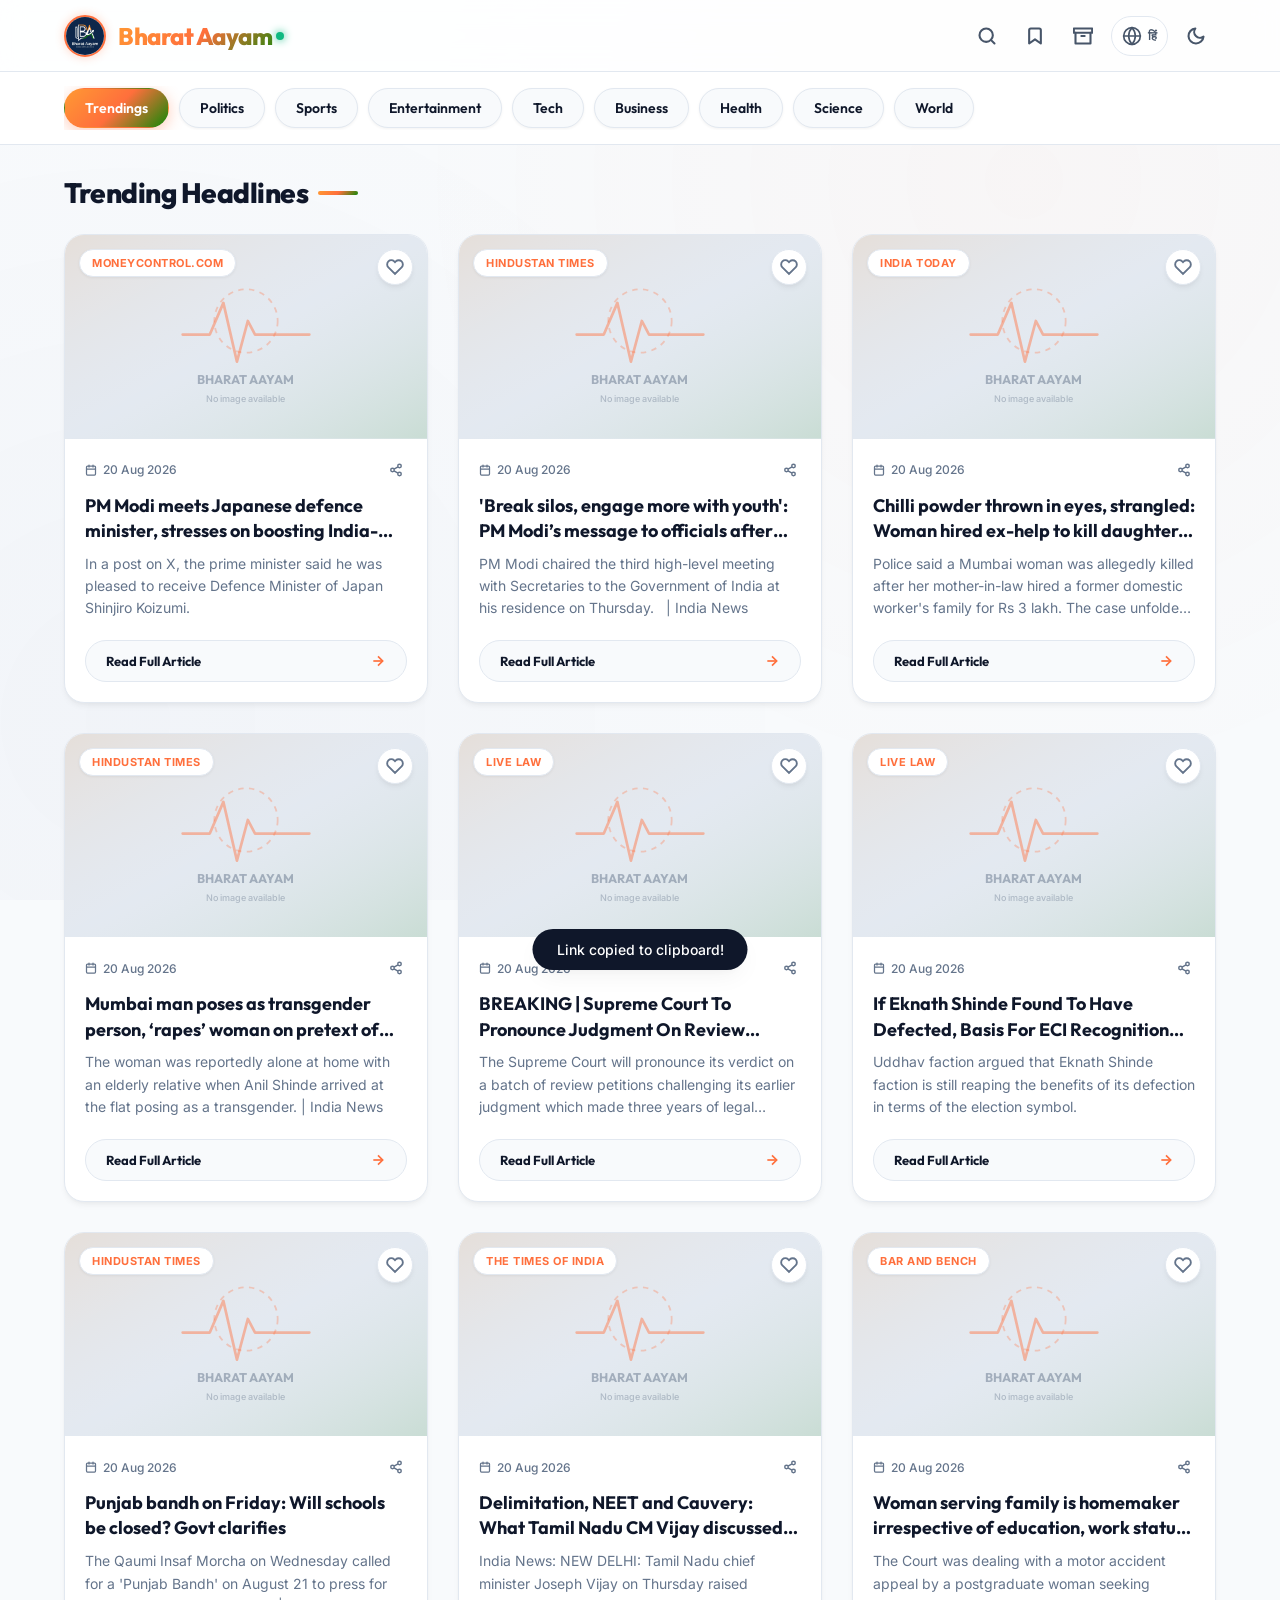
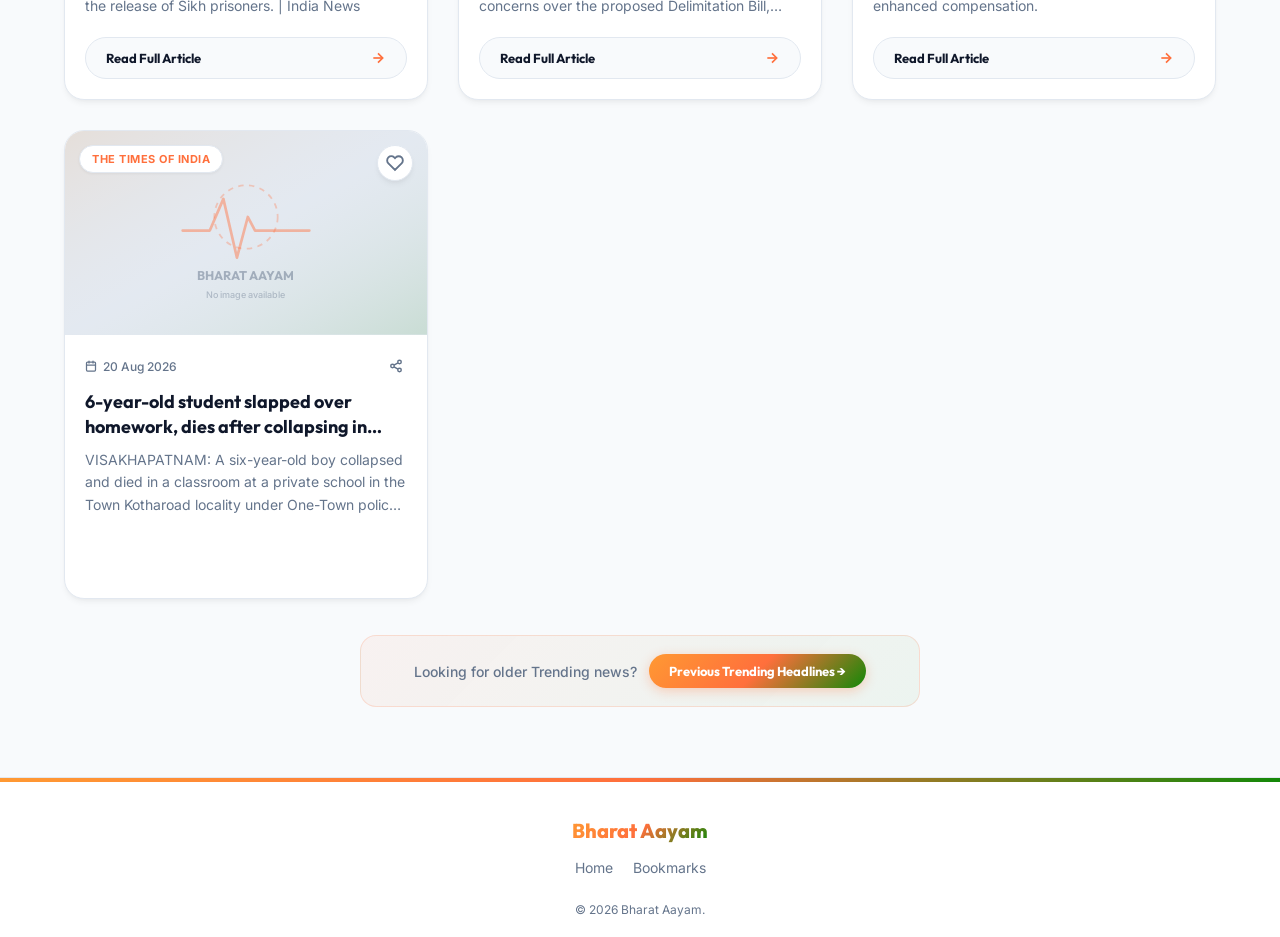
<file: index.html>
<!DOCTYPE html>
<html lang="en">
<head>
  <meta charset="UTF-8">
  <meta name="viewport" content="width=device-width, initial-scale=1.0">
  <title>Bharat Aayam - Real-time News Portal</title>
  
  <!-- SEO & Social Meta Tags -->
  <meta name="description" content="Get real-time, curated Indian news from Bharat Aayam. Stay updated on national politics, sports, entertainment, tech, business, and global events.">
  <meta name="keywords" content="Bharat Aayam, Indian news, politics, sports, entertainment, tech, business news, live updates, GNews">
  <meta name="author" content="Bharat Aayam">
  <meta name="robots" content="index, follow">
  
  <!-- Open Graph / Facebook -->
  <meta property="og:type" content="website">
  <meta property="og:title" content="Bharat Aayam - Real-time News Portal">
  <meta property="og:description" content="Stay informed with real-time news across politics, sports, entertainment, technology, and business.">
  <meta property="og:image" content="./logo.png">
  
  <!-- Twitter -->
  <meta property="twitter:card" content="summary_large_image">
  <meta property="twitter:title" content="Bharat Aayam - Real-time News Portal">
  <meta property="twitter:description" content="Stay informed with real-time news across politics, sports, entertainment, technology, and business.">
  <meta property="twitter:image" content="./logo.png">
  
  <!-- Fonts -->
  <link rel="preconnect" href="https://fonts.googleapis.com">
  <link rel="preconnect" href="https://fonts.gstatic.com" crossorigin>
  <link href="https://fonts.googleapis.com/css2?family=Inter:wght@300;400;500;600;700&family=Outfit:wght@400;500;600;700;800&display=swap" rel="stylesheet">

  <!-- External Stylesheet -->
  <link rel="stylesheet" href="style.css">

</head>
<body>

  <!-- Header Section -->
  <header id="main-header">
    <div class="container header-content">
      <a href="#" class="logo-link" onclick="resetToHome(event)">
        <div class="logo-wrapper">
          <img src="./logo.png" alt="Bharat Aayam Logo" class="logo-img" id="brand-logo-img" onerror="handleLogoError()">
          <div class="logo-fallback" id="brand-logo-fallback">BA</div>
        </div>
        <h1 class="brand-title">Bharat Aayam<span class="pulse-dot"></span></h1>
      </a>
      
      <div class="nav-controls">
        <!-- Search Toggle -->
        <button class="control-btn" id="search-toggle-btn" aria-label="Toggle Search">
          <svg viewBox="0 0 24 24" width="20" height="20" fill="none" stroke="currentColor" stroke-width="2.5" stroke-linecap="round" stroke-linejoin="round">
            <circle cx="11" cy="11" r="8"></circle>
            <line x1="21" y1="21" x2="16.65" y2="16.65"></line>
          </svg>
        </button>

        <!-- Bookmarks Toggle -->
        <button class="control-btn" id="bookmark-toggle-btn" aria-label="Show Bookmarked Articles">
          <svg viewBox="0 0 24 24" width="20" height="20" fill="none" stroke="currentColor" stroke-width="2.5" stroke-linecap="round" stroke-linejoin="round">
            <path d="M19 21l-7-5-7 5V5a2 2 0 0 1 2-2h10a2 2 0 0 1 2 2z"></path>
          </svg>
        </button>

        <!-- Archive Toggle -->
        <button class="control-btn" id="archive-nav-btn" onclick="openArchive()" aria-label="Open Archive" title="Open Archive">
          <svg viewBox="0 0 24 24" width="20" height="20" fill="none" stroke="currentColor" stroke-width="2.5" stroke-linecap="round" stroke-linejoin="round">
            <polyline points="21 8 21 21 3 21 3 8"></polyline>
            <rect x="1" y="3" width="22" height="5"></rect>
            <line x1="10" y1="12" x2="14" y2="12"></line>
          </svg>
        </button>

        <!-- Language Translator Switcher Toggle -->
        <button class="control-btn lang-btn" id="lang-toggle-btn" aria-label="Toggle Language" title="Translate to Hindi">
          <svg viewBox="0 0 24 24" width="20" height="20" fill="none" stroke="currentColor" stroke-width="2" stroke-linecap="round" stroke-linejoin="round">
            <circle cx="12" cy="12" r="10"></circle>
            <line x1="2" y1="12" x2="22" y2="12"></line>
            <path d="M12 2a15.3 15.3 0 0 1 4 10 15.3 15.3 0 0 1-4 10 15.3 15.3 0 0 1-4-10 15.3 15.3 0 0 1 4-10z"></path>
          </svg>
          <span id="lang-toggle-text">हिं</span>
        </button>

        <!-- Dark/Light Theme Toggle -->
        <button class="control-btn theme-toggle" id="theme-toggle-btn" aria-label="Toggle Theme">
          <!-- Light Mode Icon (Sun) -->
          <svg class="sun-icon" viewBox="0 0 24 24" width="20" height="20" fill="none" stroke="currentColor" stroke-width="2.5" stroke-linecap="round" stroke-linejoin="round" style="display: none;">
            <circle cx="12" cy="12" r="5"></circle>
            <line x1="12" y1="1" x2="12" y2="3"></line>
            <line x1="12" y1="21" x2="12" y2="23"></line>
            <line x1="4.22" y1="4.22" x2="5.64" y2="5.64"></line>
            <line x1="18.36" y1="18.36" x2="19.78" y2="19.78"></line>
            <line x1="1" y1="12" x2="3" y2="12"></line>
            <line x1="21" y1="12" x2="23" y2="12"></line>
            <line x1="4.22" y1="19.78" x2="5.64" y2="18.36"></line>
            <line x1="18.36" y1="5.64" x2="19.78" y2="4.22"></line>
          </svg>
          <!-- Dark Mode Icon (Moon) -->
          <svg class="moon-icon" viewBox="0 0 24 24" width="20" height="20" fill="none" stroke="currentColor" stroke-width="2.5" stroke-linecap="round" stroke-linejoin="round">
            <path d="M21 12.79A9 9 0 1 1 11.21 3 7 7 0 0 0 21 12.79z"></path>
          </svg>
        </button>
      </div>
    </div>
  </header>

  <!-- Expandable Search Bar Drawer -->
  <div class="search-drawer" id="search-drawer">
    <div class="container search-container">
      <div class="search-input-wrapper">
        <svg viewBox="0 0 24 24" width="18" height="18" fill="none" stroke="currentColor" stroke-width="2" stroke-linecap="round" stroke-linejoin="round">
          <circle cx="11" cy="11" r="8"></circle>
          <line x1="21" y1="21" x2="16.65" y2="16.65"></line>
        </svg>
        <input type="text" class="search-input" id="search-field" placeholder="Search news by title or content...">
        <button class="clear-search-btn" id="clear-search-btn" aria-label="Clear Search">
          <svg viewBox="0 0 24 24" width="18" height="18" fill="none" stroke="currentColor" stroke-width="2.5" stroke-linecap="round" stroke-linejoin="round">
            <line x1="18" y1="6" x2="6" y2="18"></line>
            <line x1="6" y1="6" x2="18" y2="18"></line>
          </svg>
        </button>
      </div>
    </div>
  </div>

  <!-- Horizontal Scrollable Category Bar -->
  <section class="category-section">
    <div class="container category-bar-wrapper" id="category-bar-wrapper">
      <div class="category-bar" id="category-bar">
        <button class="category-btn active" data-category="national">
          Trendings
        </button>
        <button class="category-btn" data-category="politics">
          Politics
        </button>
        <button class="category-btn" data-category="sports">
          Sports
        </button>
        <button class="category-btn" data-category="entertainment">
          Entertainment
        </button>
        <button class="category-btn" data-category="tech">
          Tech
        </button>
        <button class="category-btn" data-category="business">
          Business
        </button>
        <button class="category-btn" data-category="health">
          Health
        </button>
        <button class="category-btn" data-category="science">
          Science
        </button>
        <button class="category-btn" data-category="world">
          World
        </button>
      </div>
    </div>
  </section>

  <!-- Offline Connection Banner -->
  <div class="offline-banner" id="offline-banner">
    <svg viewBox="0 0 24 24" width="18" height="18" fill="none" stroke="currentColor" stroke-width="2.5" stroke-linecap="round" stroke-linejoin="round">
      <line x1="1" y1="1" x2="23" y2="23"></line>
      <path d="M16.72 11.06A10.94 10.94 0 0 1 19 12.5"></path>
      <path d="M5 12.5a10.94 10.94 0 0 1 5.83-2.84"></path>
      <path d="M7.07 14.57a7.43 7.43 0 0 1 1.95-1.57"></path>
      <path d="M16.24 16.24a7.4 7.4 0 0 1-5.12 1.35"></path>
      <path d="M10.25 18.5a3.63 3.63 0 0 1 3.5 0"></path>
    </svg>
    <span>Internet disconnected. Showing cached news.</span>
    <button onclick="checkConnectionRetry()">Retry</button>
  </div>

  <!-- Main News Content -->
  <main>
    <div class="container">
      <!-- Section Title & Counter -->
      <div class="section-header">
        <h2 class="section-title" id="section-title">Trending Headlines</h2>
        <span class="article-count" id="article-count" style="display: none;">0 Articles</span>
      </div>

      <!-- News Cards Display Grid -->
      <div class="news-grid" id="news-grid">
        <!-- Rendered articles or Skeletons go here dynamically -->
      </div>

      <!-- Load More Button Container -->
      <div class="load-more-container" id="load-more-container" style="display: flex; justify-content: center; margin-top: 40px; margin-bottom: 40px; width: 100%;">
        <button id="load-more-btn" style="padding: 14px 40px; background: var(--gradient-brand); color: #fff; border: none; border-radius: 30px; font-size: 15px; font-weight: 700; font-family: var(--font-body); cursor: pointer; box-shadow: 0 4px 15px rgba(255,111,60,0.35); transition: transform 0.2s, box-shadow 0.2s; letter-spacing: 0.5px;"
          onmouseover="this.style.transform='translateY(-2px)';this.style.boxShadow='0 8px 25px rgba(255,111,60,0.45)'"
          onmouseout="this.style.transform='translateY(0)';this.style.boxShadow='0 4px 15px rgba(255,111,60,0.35)'">
          🔄 Load More Articles
        </button>
      </div>

      <!-- Previous Headlines / Archive Link Banner -->
      <div class="archive-link-banner" id="archive-link-banner">
        <p>Looking for older news?</p>
        <button class="archive-open-btn" onclick="openArchive()" id="archive-open-btn">
          View Previous Headlines &rarr;
        </button>
      </div>

    </div>
  </main>

  <!-- Floating Scroll To Top Button -->
  <button id="scroll-to-top" class="scroll-to-top-btn" aria-label="Scroll to Top">
    <svg class="progress-ring" width="52" height="52">
      <!-- Outer/background track -->
      <circle class="progress-ring__circle-bg" stroke="var(--border-color)" stroke-width="3" fill="transparent" r="22" cx="26" cy="26"></circle>
      <!-- Foreground indicator -->
      <circle class="progress-ring__circle" stroke="var(--primary)" stroke-width="3" fill="transparent" r="22" cx="26" cy="26" id="progress-indicator"></circle>
    </svg>
    <span class="arrow-icon">↑</span>
  </button>

  <!-- Archive Full-Page Overlay -->
  <div class="archive-overlay" id="archive-overlay">
    <!-- Archive Header -->
    <div class="archive-header">
      <div class="archive-header-left" style="display: flex; align-items: center; gap: 12px;">
        <button id="archive-back-btn" class="archive-back-btn" onclick="showArchiveSidebarOnMobile()" aria-label="Back to Dates">
          ← Dates
        </button>
        <div>
          <h2>News Archive</h2>
          <p id="archive-header-subtitle">Browse all previously collected headlines</p>
        </div>
      </div>
      <button class="archive-close-btn" onclick="closeArchive()" aria-label="Close Archive">&times;</button>
    </div>

    <!-- Archive Search Bar -->
    <div class="archive-search-bar">
      <div class="archive-search-wrapper">
        <svg viewBox="0 0 24 24" width="16" height="16" fill="none" stroke="currentColor" stroke-width="2.5" stroke-linecap="round" stroke-linejoin="round">
          <circle cx="11" cy="11" r="8"/>
          <line x1="21" y1="21" x2="16.65" y2="16.65"/>
        </svg>
        <input type="text" class="archive-search-input" id="archive-search-input"
          placeholder="Search all headlines by title, source, or category..."
          oninput="onArchiveSearch(this.value)">
      </div>
    </div>

    <!-- Archive Body -->
    <div class="archive-body">
      <!-- Left Sidebar: date navigator -->
      <div class="archive-sidebar" id="archive-sidebar">
        <!-- Populated by JS -->
      </div>

      <!-- Right Panel: articles for selected date -->
      <div class="archive-articles-panel" id="archive-articles-panel">
        <div class="archive-empty">
          <svg viewBox="0 0 24 24" width="32" height="32" fill="none" stroke="var(--text-muted)" stroke-width="2" stroke-linecap="round" stroke-linejoin="round" style="margin-bottom: 8px;">
            <rect x="3" y="4" width="18" height="18" rx="2" ry="2"></rect>
            <line x1="16" y1="2" x2="16" y2="6"></line>
            <line x1="8" y1="2" x2="8" y2="6"></line>
            <line x1="3" y1="10" x2="21" y2="10"></line>
          </svg>
          <span>Select a date from the left to view headlines</span>
        </div>
      </div>
    </div>
  </div>

  <!-- Toast Notification Message Container -->
  <div class="toast-container" id="toast">
    <span id="toast-message">Link copied to clipboard!</span>
  </div>

  <!-- Footer Section -->
  <footer>
    <div class="container footer-content">
      <div class="footer-logo">Bharat Aayam</div>
      <p class="footer-links">
        <a href="#" onclick="resetToHome(event)" id="footer-link-home">Home</a>
        <a href="#" onclick="showBookmarksOnly()" id="footer-link-bookmarks">Bookmarks</a>
      </p>
      <div class="copyright">
        &copy; 2026 Bharat Aayam.
      </div>
    </div>
  </footer>

  <!-- Web Application Scripts -->
  <script src="script.js"></script>
</body>
</html>
</file>
<file: style.css>
/* CSS variables for clean design system */
:root {
  --primary: #FF6F3C;
  --primary-hover: #E05626;
  --primary-rgb: 255, 111, 60;
  
  --secondary: #1E3A8A;
  --secondary-rgb: 30, 58, 138;
  
  --accent: #10B981;
  --accent-rgb: 16, 185, 129;
  
  /* Colors */
  --bg-app: #F8FAFC;
  --bg-card: #FFFFFF;
  --bg-header: rgba(255, 255, 255, 0.85);
  --text-main: #0F172A;
  --text-muted: #64748B;
  --border-color: #E2E8F0;
  --icon-color: #475569;
  
  /* Shadow utilities */
  --shadow-sm: 0 1px 3px rgba(0, 0, 0, 0.05);
  --shadow-md: 0 4px 6px -1px rgba(0, 0, 0, 0.05), 0 2px 4px -1px rgba(0, 0, 0, 0.03);
  --shadow-lg: 0 10px 25px -5px rgba(0, 0, 0, 0.05), 0 8px 10px -6px rgba(0, 0, 0, 0.03);
  --shadow-card-hover: 0 20px 25px -5px rgba(255, 111, 60, 0.1), 0 10px 10px -5px rgba(0, 0, 0, 0.04);
  --shadow-sticky: 0 4px 20px rgba(0, 0, 0, 0.03);
  
  /* Styling settings */
  --card-radius: 20px;
  --font-heading: 'Outfit', sans-serif;
  --font-body: 'Inter', sans-serif;
  --transition-speed: 0.3s;
  --header-height: 72px;
  
  /* Gradients */
  --gradient-brand: linear-gradient(135deg, #FF9933 0%, #FF6F3C 50%, #138808 100%);
}

[data-theme="dark"] {
  --bg-app: #0B0F19;
  --bg-card: #131B2E;
  --bg-header: rgba(19, 27, 46, 0.85);
  --text-main: #F1F5F9;
  --text-muted: #94A3B8;
  --border-color: #1E293B;
  --icon-color: #94A3B8;
  
  --shadow-sm: 0 1px 3px rgba(0, 0, 0, 0.3);
  --shadow-md: 0 4px 6px -1px rgba(0, 0, 0, 0.25), 0 2px 4px -1px rgba(0, 0, 0, 0.15);
  --shadow-lg: 0 10px 25px -5px rgba(0, 0, 0, 0.35), 0 8px 10px -6px rgba(0, 0, 0, 0.2);
  --shadow-card-hover: 0 20px 25px -5px rgba(255, 111, 60, 0.15), 0 10px 10px -5px rgba(0, 0, 0, 0.25);
  --shadow-sticky: 0 4px 20px rgba(0, 0, 0, 0.2);
}

/* Reset & Base Styles */
* {
  box-sizing: border-box;
  margin: 0;
  padding: 0;
}

html {
  scroll-behavior: smooth;
  font-family: var(--font-body);
  background-color: var(--bg-app);
  color: var(--text-main);
  transition: background-color var(--transition-speed);
  overflow-x: hidden;
}

body {
  min-height: 100vh;
  display: flex;
  flex-direction: column;
}

a {
  text-decoration: none;
  color: inherit;
}

button {
  background: none;
  border: none;
  font: inherit;
  cursor: pointer;
}

/* Layout Containers */
.container {
  max-width: 1200px;
  margin: 0 auto;
  padding: 0 24px;
  width: 100%;
}

/* Header Styling */
header {
  position: sticky;
  top: 0;
  height: var(--header-height);
  background-color: var(--bg-header);
  backdrop-filter: blur(12px);
  -webkit-backdrop-filter: blur(12px);
  border-bottom: 1px solid var(--border-color);
  z-index: 1000;
  transition: background-color var(--transition-speed), border-color var(--transition-speed);
  display: flex;
  align-items: center;
}

header.scrolled {
  box-shadow: var(--shadow-sticky);
}

.header-content {
  display: flex;
  justify-content: space-between;
  align-items: center;
  width: 100%;
}

.logo-link {
  display: flex;
  align-items: center;
  gap: 12px;
}

.logo-wrapper {
  position: relative;
  width: 42px;
  height: 42px;
}

.logo-img {
  width: 100%;
  height: 100%;
  border-radius: 50%;
  object-fit: cover;
  border: 2px solid var(--primary);
  box-shadow: 0 0 10px rgba(var(--primary-rgb), 0.3);
  animation: pulse-ring 2s infinite ease-in-out;
}

.logo-fallback {
  display: none;
  width: 100%;
  height: 100%;
  border-radius: 50%;
  background: var(--gradient-brand);
  color: white;
  align-items: center;
  justify-content: center;
  font-weight: 800;
  font-family: var(--font-heading);
  font-size: 18px;
  box-shadow: 0 0 10px rgba(var(--primary-rgb), 0.3);
  animation: pulse-ring 2s infinite ease-in-out;
}

@keyframes pulse-ring {
  0% { box-shadow: 0 0 0 0 rgba(var(--primary-rgb), 0.4); }
  70% { box-shadow: 0 0 0 8px rgba(var(--primary-rgb), 0); }
  100% { box-shadow: 0 0 0 0 rgba(var(--primary-rgb), 0); }
}

.brand-title {
  font-family: var(--font-heading);
  font-size: 24px;
  font-weight: 800;
  background: var(--gradient-brand);
  -webkit-background-clip: text;
  -webkit-text-fill-color: transparent;
  background-clip: text;
  letter-spacing: -0.5px;
  display: flex;
  align-items: center;
  gap: 4px;
}

.brand-title span.pulse-dot {
  width: 8px;
  height: 8px;
  background-color: var(--accent);
  border-radius: 50%;
  display: inline-block;
  box-shadow: 0 0 8px var(--accent);
  animation: heart-beat 1.5s infinite;
}

@keyframes heart-beat {
  0%, 100% { transform: scale(1); opacity: 0.5; }
  50% { transform: scale(1.4); opacity: 1; }
}

.nav-controls {
  display: flex;
  align-items: center;
  gap: 8px;
}

.control-btn {
  width: 40px;
  height: 40px;
  border-radius: 50%;
  display: flex;
  align-items: center;
  justify-content: center;
  color: var(--icon-color);
  transition: all var(--transition-speed);
  border: 1px solid transparent;
}

.control-btn:hover {
  background-color: var(--border-color);
  color: var(--text-main);
  transform: translateY(-2px);
}

.control-btn.active {
  background-color: rgba(var(--primary-rgb), 0.1);
  color: var(--primary);
  border-color: rgba(var(--primary-rgb), 0.2);
}

/* Dark Mode Toggle Sun/Moon Icon Animation */
.theme-toggle svg {
  transition: transform 0.5s cubic-bezier(0.4, 0, 0.2, 1);
}

.theme-toggle:hover svg {
  transform: rotate(45deg);
}

/* Search Bar Drawer */
.search-drawer {
  height: 0;
  overflow: hidden;
  background-color: var(--bg-card);
  border-bottom: 0 solid var(--border-color);
  transition: all 0.3s cubic-bezier(0.4, 0, 0.2, 1);
}

.search-drawer.open {
  height: 70px;
  border-bottom: 1px solid var(--border-color);
}

.search-container {
  display: flex;
  align-items: center;
  height: 100%;
  gap: 12px;
}

.search-input-wrapper {
  position: relative;
  flex-grow: 1;
  display: flex;
  align-items: center;
}

.search-input-wrapper svg {
  position: absolute;
  left: 16px;
  color: var(--text-muted);
}

.search-input {
  width: 100%;
  padding: 12px 16px 12px 48px;
  border-radius: 30px;
  border: 1px solid var(--border-color);
  background-color: var(--bg-app);
  color: var(--text-main);
  font-family: var(--font-body);
  font-size: 15px;
  transition: all var(--transition-speed);
  outline: none;
}

.search-input:focus {
  border-color: var(--primary);
  box-shadow: 0 0 0 3px rgba(var(--primary-rgb), 0.15);
  background-color: var(--bg-card);
}

.clear-search-btn {
  position: absolute;
  right: 16px;
  color: var(--text-muted);
  background: transparent;
  border: none;
  padding: 4px;
  cursor: pointer;
  display: none;
  align-items: center;
  justify-content: center;
  transition: color var(--transition-speed);
}

.clear-search-btn.show {
  display: flex;
}

.clear-search-btn:hover {
  color: var(--text-main);
}

/* Category Navigation Menu */
.category-section {
  background-color: var(--bg-card);
  border-bottom: 1px solid var(--border-color);
  padding: 14px 0;
  position: sticky;
  top: var(--header-height);
  z-index: 990;
  transition: background-color var(--transition-speed), border-color var(--transition-speed);
}

.category-bar-wrapper {
  position: relative;
  display: flex;
  align-items: center;
}

/* Smooth fading mask on edges for overflow */
.category-bar-wrapper::before,
.category-bar-wrapper::after {
  content: '';
  position: absolute;
  top: 0;
  bottom: 0;
  width: 40px;
  z-index: 2;
  pointer-events: none;
  transition: opacity 0.3s;
  opacity: 0;
}

.category-bar-wrapper::before {
  left: -2px;
  background: linear-gradient(to right, var(--bg-card) 20%, transparent);
}

.category-bar-wrapper::after {
  right: -2px;
  background: linear-gradient(to left, var(--bg-card) 20%, transparent);
}

.category-bar-wrapper.can-scroll-left::before {
  opacity: 1;
}

.category-bar-wrapper.can-scroll-right::after {
  opacity: 1;
}

.category-bar {
  display: flex;
  gap: 10px;
  overflow-x: auto;
  width: 100%;
  scrollbar-width: none; /* Firefox */
  -ms-overflow-style: none; /* IE 10+ */
  padding: 2px 0;
}

.category-bar::-webkit-scrollbar {
  display: none; /* Safari / Chrome */
}

.category-btn {
  padding: 10px 20px;
  border-radius: 30px;
  border: 1px solid var(--border-color);
  background: var(--bg-app);
  color: var(--text-main);
  font-family: var(--font-heading);
  font-size: 14px;
  font-weight: 600;
  cursor: pointer;
  transition: all var(--transition-speed) cubic-bezier(0.4, 0, 0.2, 1);
  white-space: nowrap;
  display: flex;
  align-items: center;
  gap: 8px;
  box-shadow: var(--shadow-sm);
}

.category-btn:hover {
  transform: translateY(-2px);
  box-shadow: var(--shadow-md);
  border-color: var(--primary);
  background-color: var(--bg-card);
}

.category-btn.active {
  background: var(--gradient-brand);
  color: #ffffff;
  border-color: transparent;
  box-shadow: 0 4px 15px rgba(var(--primary-rgb), 0.35);
}

/* Offline/Disconnected Warning Banner */
.offline-banner {
  background-color: #EF4444;
  color: white;
  text-align: center;
  padding: 10px 24px;
  font-size: 14px;
  font-weight: 500;
  display: flex;
  align-items: center;
  justify-content: center;
  gap: 10px;
  box-shadow: var(--shadow-md);
  position: sticky;
  top: calc(var(--header-height) + 70px);
  z-index: 980;
  transform: translateY(-100%);
  transition: transform 0.3s cubic-bezier(0.4, 0, 0.2, 1);
  height: 0;
  padding: 0;
  overflow: hidden;
}

.offline-banner.active {
  transform: translateY(0);
  height: auto;
  padding: 10px 24px;
}

.offline-banner button {
  background-color: rgba(255, 255, 255, 0.2);
  padding: 4px 12px;
  border-radius: 12px;
  color: white;
  font-size: 12px;
  font-weight: 600;
  border: 1px solid rgba(255, 255, 255, 0.4);
  transition: background var(--transition-speed);
}

.offline-banner button:hover {
  background-color: rgba(255, 255, 255, 0.3);
}

/* Main Container & Section Titles */
main {
  flex-grow: 1;
  padding: 30px 0 60px 0;
}

.section-header {
  display: flex;
  justify-content: space-between;
  align-items: center;
  margin-bottom: 24px;
}

.section-title {
  font-family: var(--font-heading);
  font-size: 28px;
  font-weight: 800;
  letter-spacing: -0.5px;
  display: flex;
  align-items: center;
  gap: 10px;
}

.section-title::after {
  content: '';
  display: inline-block;
  width: 40px;
  height: 4px;
  background: var(--gradient-brand);
  border-radius: 2px;
}

.article-count {
  font-size: 14px;
  color: var(--text-muted);
  font-weight: 500;
  background-color: var(--border-color);
  padding: 4px 12px;
  border-radius: 20px;
  transition: background var(--transition-speed);
}

/* News Grid & Card Styles */
.news-grid {
  display: grid;
  grid-template-columns: repeat(auto-fill, minmax(320px, 1fr));
  gap: 30px;
}

.news-card {
  background-color: var(--bg-card);
  border-radius: var(--card-radius);
  overflow: hidden;
  box-shadow: var(--shadow-md);
  border: 1px solid var(--border-color);
  transition: all var(--transition-speed) cubic-bezier(0.175, 0.885, 0.32, 1.275);
  display: flex;
  flex-direction: column;
  height: 100%;
  opacity: 0;
  transform: translateY(20px);
  animation: fade-in-up 0.5s cubic-bezier(0.4, 0, 0.2, 1) forwards;
}

@keyframes fade-in-up {
  to {
    opacity: 1;
    transform: translateY(0);
  }
}

.news-card:hover {
  transform: translateY(-8px);
  box-shadow: var(--shadow-card-hover);
  border-color: rgba(var(--primary-rgb), 0.25);
}

.card-image-wrapper {
  position: relative;
  width: 100%;
  aspect-ratio: 16/9;
  background-color: var(--border-color);
  overflow: hidden;
}

.card-image-wrapper::before {
  content: '';
  position: absolute;
  top: 0;
  left: 0;
  width: 100%;
  height: 100%;
  background: linear-gradient(90deg, transparent, rgba(255, 255, 255, 0.2), transparent);
  transform: translateX(-100%);
  animation: image-skeleton-shimmer 1.5s infinite;
  z-index: 1;
}

@keyframes image-skeleton-shimmer {
  100% { transform: translateX(100%); }
}

.news-img {
  width: 100%;
  height: 100%;
  object-fit: cover;
  opacity: 0;
  filter: blur(10px);
  transition: opacity 0.5s ease-out, filter 0.5s ease-out, transform 0.5s ease-out;
  z-index: 2;
  position: relative;
}

.news-img.loaded {
  opacity: 1;
  filter: blur(0);
}

.news-card:hover .news-img.loaded {
  transform: scale(1.06);
}

.news-img-fallback {
  position: absolute;
  top: 0;
  left: 0;
  width: 100%;
  height: 100%;
  display: flex;
  align-items: center;
  justify-content: center;
  z-index: 1;
}

.card-badge {
  position: absolute;
  top: 14px;
  left: 14px;
  background: var(--bg-card);
  color: var(--primary);
  padding: 6px 12px;
  border-radius: 30px;
  font-size: 11px;
  font-weight: 700;
  text-transform: uppercase;
  letter-spacing: 0.5px;
  box-shadow: var(--shadow-sm);
  z-index: 3;
  border: 1px solid var(--border-color);
  transition: background-color var(--transition-speed), color var(--transition-speed);
}

.bookmark-btn {
  position: absolute;
  top: 14px;
  right: 14px;
  width: 36px;
  height: 36px;
  border-radius: 50%;
  background: var(--bg-card);
  color: var(--text-muted);
  display: flex;
  align-items: center;
  justify-content: center;
  box-shadow: var(--shadow-md);
  z-index: 3;
  transition: all var(--transition-speed);
  border: 1px solid var(--border-color);
}

.bookmark-btn:hover {
  transform: scale(1.1);
  color: var(--primary);
  box-shadow: var(--shadow-lg);
}

.bookmark-btn.active {
  color: var(--primary);
  border-color: rgba(var(--primary-rgb), 0.2);
}

.bookmark-btn svg path {
  transition: fill var(--transition-speed), stroke var(--transition-speed);
}

.bookmark-btn.active svg path {
  fill: var(--primary);
  stroke: var(--primary);
}

.card-content {
  padding: 20px;
  display: flex;
  flex-direction: column;
  flex-grow: 1;
}

.card-meta {
  display: flex;
  justify-content: space-between;
  align-items: center;
  margin-bottom: 12px;
  font-size: 12px;
  color: var(--text-muted);
  font-weight: 500;
}

.card-date {
  display: flex;
  align-items: center;
  gap: 6px;
}

.share-btn {
  color: var(--text-muted);
  transition: color var(--transition-speed), transform var(--transition-speed);
  display: flex;
  align-items: center;
  justify-content: center;
  padding: 4px;
  border-radius: 4px;
}

.share-btn:hover {
  color: var(--primary);
  transform: scale(1.15);
}

.card-title {
  font-family: var(--font-heading);
  font-size: 18px;
  font-weight: 700;
  line-height: 1.4;
  margin-bottom: 10px;
  color: var(--text-main);
  display: -webkit-box;
  -webkit-line-clamp: 2;
  line-clamp: 2;
  -webkit-box-orient: vertical;
  overflow: hidden;
  height: 50px; /* limits to 2 lines visual height roughly */
  transition: color var(--transition-speed);
}

.news-card:hover .card-title {
  color: var(--primary);
}

.card-desc {
  font-size: 14px;
  line-height: 1.6;
  color: var(--text-muted);
  margin-bottom: 20px;
  display: -webkit-box;
  -webkit-line-clamp: 3;
  line-clamp: 3;
  -webkit-box-orient: vertical;
  overflow: hidden;
  flex-grow: 1;
}

.read-more-btn {
  display: flex;
  align-items: center;
  justify-content: space-between;
  padding: 12px 20px;
  border-radius: 30px;
  background-color: var(--bg-app);
  border: 1px solid var(--border-color);
  color: var(--text-main);
  font-family: var(--font-heading);
  font-size: 13px;
  font-weight: 700;
  transition: all var(--transition-speed) cubic-bezier(0.4, 0, 0.2, 1);
}

.read-more-btn svg {
  transition: transform var(--transition-speed);
  color: var(--primary);
}

.read-more-btn:hover {
  background: var(--gradient-brand);
  color: white;
  border-color: transparent;
  box-shadow: 0 4px 12px rgba(var(--primary-rgb), 0.25);
}

.read-more-btn:hover svg {
  transform: translateX(4px);
  color: white;
}

/* Skeleton Loading State Card */
.skeleton-card {
  background-color: var(--bg-card);
  border-radius: var(--card-radius);
  border: 1px solid var(--border-color);
  overflow: hidden;
  height: 420px;
  display: flex;
  flex-direction: column;
}

.skeleton-image {
  width: 100%;
  aspect-ratio: 16/9;
  background: linear-gradient(90deg, var(--border-color) 25%, var(--bg-app) 50%, var(--border-color) 75%);
  background-size: 200% 100%;
  animation: shimmer 1.5s infinite;
}

.skeleton-content {
  padding: 20px;
  flex-grow: 1;
  display: flex;
  flex-direction: column;
  gap: 16px;
}

.skeleton-line {
  height: 14px;
  background: linear-gradient(90deg, var(--border-color) 25%, var(--bg-app) 50%, var(--border-color) 75%);
  background-size: 200% 100%;
  animation: shimmer 1.5s infinite;
  border-radius: 4px;
}

.skeleton-title {
  height: 24px;
  width: 90%;
}

.skeleton-title-2 {
  height: 24px;
  width: 70%;
}

.skeleton-desc-1 { width: 100%; height: 12px; }
.skeleton-desc-2 { width: 95%; height: 12px; }
.skeleton-desc-3 { width: 60%; height: 12px; }

.skeleton-btn {
  height: 42px;
  border-radius: 30px;
  width: 100%;
  margin-top: auto;
}

@keyframes shimmer {
  0% { background-position: 200% 0; }
  100% { background-position: -200% 0; }
}

/* Empty / Fail Fallback State */
.fallback-state {
  text-align: center;
  padding: 60px 24px;
  display: flex;
  flex-direction: column;
  align-items: center;
  max-width: 480px;
  margin: 0 auto;
  animation: fade-in-up 0.5s cubic-bezier(0.4, 0, 0.2, 1);
}

.fallback-icon {
  width: 96px;
  height: 96px;
  border-radius: 50%;
  background-color: rgba(var(--primary-rgb), 0.1);
  color: var(--primary);
  display: flex;
  align-items: center;
  justify-content: center;
  margin-bottom: 24px;
  box-shadow: 0 10px 20px rgba(var(--primary-rgb), 0.05);
}

.fallback-state h3 {
  font-family: var(--font-heading);
  font-size: 22px;
  font-weight: 700;
  margin-bottom: 12px;
}

.fallback-state p {
  color: var(--text-muted);
  font-size: 15px;
  line-height: 1.6;
  margin-bottom: 24px;
}

.retry-btn {
  background: var(--gradient-brand);
  color: white;
  padding: 12px 28px;
  border-radius: 30px;
  font-family: var(--font-heading);
  font-size: 14px;
  font-weight: 700;
  box-shadow: 0 4px 15px rgba(var(--primary-rgb), 0.3);
  transition: all var(--transition-speed);
}

.retry-btn:hover {
  transform: translateY(-2px);
  box-shadow: 0 6px 20px rgba(var(--primary-rgb), 0.4);
}

/* Floating Scroll To Top Button with Scroll Progress ring */
.scroll-to-top-btn {
  position: fixed;
  bottom: 30px;
  right: 30px;
  width: 52px;
  height: 52px;
  border-radius: 50%;
  background: var(--bg-card);
  border: none;
  box-shadow: var(--shadow-lg);
  cursor: pointer;
  display: flex;
  align-items: center;
  justify-content: center;
  opacity: 0;
  visibility: hidden;
  transform: translateY(20px) scale(0.8);
  transition: all 0.4s cubic-bezier(0.175, 0.885, 0.32, 1.275);
  z-index: 999;
}

.scroll-to-top-btn.visible {
  opacity: 1;
  visibility: visible;
  transform: translateY(0) scale(1);
}

.scroll-to-top-btn:hover {
  transform: translateY(-5px) scale(1.05);
  box-shadow: 0 15px 30px rgba(var(--primary-rgb), 0.25);
}

.progress-ring {
  position: absolute;
  top: 0;
  left: 0;
  transform: rotate(-90deg);
}

.progress-ring__circle-bg {
  transition: stroke var(--transition-speed);
}

.progress-ring__circle {
  stroke-dasharray: 138.2; /* 2 * PI * r = 2 * 3.14159 * 22 = 138.2 */
  stroke-dashoffset: 138.2;
  transition: stroke-dashoffset 0.1s, stroke var(--transition-speed);
  stroke-linecap: round;
}

.arrow-icon {
  font-size: 22px;
  color: var(--text-main);
  transition: transform var(--transition-speed), color var(--transition-speed);
  z-index: 2;
}

.scroll-to-top-btn:hover .arrow-icon {
  transform: translateY(-3px);
  color: var(--primary);
}

/* Toast Notifications */
.toast-container {
  position: fixed;
  bottom: 30px;
  left: 50%;
  transform: translateX(-50%) translateY(100px);
  background-color: var(--text-main);
  color: var(--bg-card);
  padding: 12px 24px;
  border-radius: 30px;
  font-size: 14px;
  font-weight: 500;
  box-shadow: var(--shadow-lg);
  z-index: 10000;
  transition: transform 0.35s cubic-bezier(0.175, 0.885, 0.32, 1.275);
  display: flex;
  align-items: center;
  gap: 8px;
}

.toast-container.show {
  transform: translateX(-50%) translateY(0);
}

/* Footer Styling */
footer {
  background-color: var(--bg-card);
  border-top: 1px solid var(--border-color);
  padding: 40px 0 20px 0;
  text-align: center;
  transition: background-color var(--transition-speed), border-color var(--transition-speed);
  position: relative;
}

footer::before {
  content: '';
  position: absolute;
  top: 0;
  left: 0;
  right: 0;
  height: 4px;
  background: var(--gradient-brand);
}

.footer-content {
  display: flex;
  flex-direction: column;
  align-items: center;
  gap: 16px;
}

.footer-logo {
  display: flex;
  align-items: center;
  gap: 8px;
  font-family: var(--font-heading);
  font-weight: 800;
  font-size: 20px;
  background: var(--gradient-brand);
  -webkit-background-clip: text;
  -webkit-text-fill-color: transparent;
  background-clip: text;
}

.footer-links {
  display: flex;
  gap: 20px;
  font-size: 14px;
  color: var(--text-muted);
}

.footer-links a:hover {
  color: var(--primary);
}

.copyright {
  font-size: 12px;
  color: var(--text-muted);
  margin-top: 10px;
}

/* Responsive adjustments */
@media (max-width: 768px) {
  .brand-title {
    font-size: 20px;
  }
  
  .logo-wrapper {
    width: 36px;
    height: 36px;
  }
  
  .section-title {
    font-size: 22px;
  }
  
  main {
    padding: 20px 0 40px 0;
  }
  
  .news-grid {
    grid-template-columns: 1fr;
    gap: 20px;
  }

  .scroll-to-top-btn {
    bottom: 20px;
    right: 20px;
    width: 44px;
    height: 44px;
  }
  .progress-ring {
    width: 44px;
    height: 44px;
  }
  .progress-ring__circle, .progress-ring__circle-bg {
    r: 18px;
    cx: 22;
    cy: 22;
    stroke-dasharray: 125.6; /* 2 * PI * 18 = 113.1? Wait, r=18, cx/cy=22. 2*PI*18=113 */
  }
  
  .category-section {
    padding: 10px 0;
  }
  
  .category-btn {
    padding: 8px 16px;
    font-size: 13px;
  }
}

/* Translation Button specific styles */
.control-btn.lang-btn {
  width: auto;
  padding: 0 10px;
  gap: 6px;
  border-radius: 20px;
  background-color: var(--bg-card);
  border: 1px solid var(--border-color);
  font-size: 12px;
  font-weight: 700;
  font-family: var(--font-heading);
  display: flex;
  align-items: center;
  transition: all var(--transition-speed) cubic-bezier(0.4, 0, 0.2, 1);
}

.control-btn.lang-btn:hover {
  border-color: var(--primary);
  color: var(--primary);
  transform: translateY(-2px);
  box-shadow: var(--shadow-sm);
}

.control-btn.lang-btn.active {
  background-color: rgba(var(--primary-rgb), 0.1);
  color: var(--primary);
  border-color: rgba(var(--primary-rgb), 0.2);
}

/* Modern scrollbar and card shadow polish */
.news-card {
  transition: transform 0.4s cubic-bezier(0.165, 0.84, 0.44, 1), 
              box-shadow 0.4s cubic-bezier(0.165, 0.84, 0.44, 1), 
              border-color 0.4s ease;
}

.news-card:hover {
  transform: translateY(-6px) scale(1.008);
  box-shadow: 0 20px 35px rgba(var(--primary-rgb), 0.08), 0 10px 20px rgba(0, 0, 0, 0.03);
}

/* Subtle body background decoration for premium UI feel */
body::before {
  content: '';
  position: fixed;
  top: 0;
  left: 0;
  width: 100vw;
  height: 100vh;
  background: radial-gradient(circle at 80% 20%, rgba(var(--primary-rgb), 0.03) 0%, transparent 50%),
              radial-gradient(circle at 10% 80%, rgba(30, 58, 138, 0.03) 0%, transparent 50%);
  pointer-events: none;
  z-index: -1;
}

/* ── Archive Link Banner ───────────────────────────────── */
.archive-link-banner {
  display: flex;
  align-items: center;
  justify-content: center;
  gap: 12px;
  margin: 36px auto 10px;
  padding: 18px 28px;
  background: linear-gradient(135deg, rgba(var(--primary-rgb),0.06) 0%, rgba(19,136,8,0.05) 100%);
  border: 1px solid rgba(var(--primary-rgb), 0.18);
  border-radius: 16px;
  max-width: 560px;
  width: 100%;
}

.archive-link-banner p {
  font-size: 14px;
  color: var(--text-muted);
  font-weight: 500;
  margin: 0;
}

.archive-open-btn {
  display: inline-flex;
  align-items: center;
  gap: 6px;
  padding: 9px 20px;
  background: var(--gradient-brand);
  color: #fff;
  border: none;
  border-radius: 30px;
  font-size: 13px;
  font-weight: 700;
  font-family: var(--font-heading);
  cursor: pointer;
  white-space: nowrap;
  transition: transform 0.2s, box-shadow 0.2s;
  box-shadow: 0 3px 12px rgba(var(--primary-rgb), 0.3);
}

.archive-open-btn:hover {
  transform: translateY(-2px);
  box-shadow: 0 6px 18px rgba(var(--primary-rgb), 0.4);
}

/* ── Archive Full-Page Overlay ─────────────────────────── */
.archive-overlay {
  position: fixed;
  inset: 0;
  z-index: 2000;
  background: var(--bg-app);
  display: flex;
  flex-direction: column;
  transform: translateX(100%);
  transition: transform 0.4s cubic-bezier(0.4, 0, 0.2, 1);
  overflow: hidden;
}

.archive-overlay.open {
  transform: translateX(0);
}

.archive-header {
  display: flex;
  align-items: center;
  justify-content: space-between;
  padding: 18px 28px;
  background: var(--bg-card);
  border-bottom: 1px solid var(--border-color);
  flex-shrink: 0;
}

.archive-header-left {
  display: flex;
  flex-direction: column;
  gap: 2px;
}

.archive-header-left h2 {
  font-family: var(--font-heading);
  font-size: 20px;
  font-weight: 800;
  background: var(--gradient-brand);
  -webkit-background-clip: text;
  -webkit-text-fill-color: transparent;
  background-clip: text;
}

.archive-header-left p {
  font-size: 12px;
  color: var(--text-muted);
}

.archive-close-btn {
  width: 40px;
  height: 40px;
  border-radius: 50%;
  display: flex;
  align-items: center;
  justify-content: center;
  color: var(--icon-color);
  border: 1px solid var(--border-color);
  transition: all var(--transition-speed);
  font-size: 20px;
  background: none;
  cursor: pointer;
}

.archive-close-btn:hover {
  background: var(--border-color);
  color: var(--text-main);
}

/* Archive search */
.archive-search-bar {
  padding: 14px 28px;
  background: var(--bg-card);
  border-bottom: 1px solid var(--border-color);
  flex-shrink: 0;
}

.archive-search-input {
  width: 100%;
  padding: 10px 18px 10px 44px;
  border-radius: 30px;
  border: 1px solid var(--border-color);
  background: var(--bg-app);
  color: var(--text-main);
  font-family: var(--font-body);
  font-size: 14px;
  outline: none;
  transition: all var(--transition-speed);
  position: relative;
}

.archive-search-input:focus {
  border-color: var(--primary);
  box-shadow: 0 0 0 3px rgba(var(--primary-rgb), 0.12);
}

.archive-search-wrapper {
  position: relative;
}

.archive-search-wrapper svg {
  position: absolute;
  left: 14px;
  top: 50%;
  transform: translateY(-50%);
  color: var(--text-muted);
  pointer-events: none;
}

/* Archive body: two-column on desktop */
.archive-body {
  display: flex;
  flex: 1;
  overflow: hidden;
}

/* Left sidebar: date list */
.archive-sidebar {
  width: 260px;
  flex-shrink: 0;
  overflow-y: auto;
  border-right: 1px solid var(--border-color);
  padding: 16px 0;
}

.archive-month-group {
  margin-bottom: 8px;
}

.archive-month-label {
  font-size: 11px;
  font-weight: 700;
  letter-spacing: 1px;
  text-transform: uppercase;
  color: var(--text-muted);
  padding: 8px 20px 4px;
}

.archive-day-btn {
  display: flex;
  align-items: center;
  justify-content: space-between;
  width: 100%;
  padding: 10px 20px;
  font-size: 14px;
  font-weight: 500;
  color: var(--text-main);
  background: none;
  border: none;
  cursor: pointer;
  transition: all 0.2s;
  text-align: left;
  gap: 8px;
}

.archive-day-btn:hover {
  background: rgba(var(--primary-rgb), 0.06);
  color: var(--primary);
}

.archive-day-btn.active {
  background: rgba(var(--primary-rgb), 0.1);
  color: var(--primary);
  font-weight: 700;
  border-right: 3px solid var(--primary);
}

.archive-day-count {
  font-size: 11px;
  background: var(--border-color);
  color: var(--text-muted);
  padding: 2px 7px;
  border-radius: 20px;
  font-weight: 600;
  min-width: 24px;
  text-align: center;
}

/* Right panel: articles */
.archive-articles-panel {
  flex: 1;
  overflow-y: auto;
  padding: 24px 28px;
}

.archive-articles-panel h3 {
  font-family: var(--font-heading);
  font-size: 16px;
  font-weight: 700;
  color: var(--text-main);
  margin-bottom: 20px;
  padding-bottom: 12px;
  border-bottom: 1px solid var(--border-color);
}

.archive-article-item {
  display: flex;
  gap: 16px;
  padding: 16px 0;
  border-bottom: 1px solid var(--border-color);
  transition: all 0.2s;
}

.archive-article-item:last-child {
  border-bottom: none;
}

.archive-article-thumb {
  width: 80px;
  height: 56px;
  border-radius: 10px;
  object-fit: cover;
  flex-shrink: 0;
  background: var(--border-color);
}

.archive-article-info {
  flex: 1;
}

.archive-article-cat {
  font-size: 10px;
  font-weight: 700;
  letter-spacing: 0.8px;
  text-transform: uppercase;
  color: var(--primary);
  margin-bottom: 4px;
}

.archive-article-title {
  font-size: 14px;
  font-weight: 600;
  color: var(--text-main);
  line-height: 1.4;
  margin-bottom: 6px;
  display: -webkit-box;
  -webkit-line-clamp: 2;
  line-clamp: 2;
  -webkit-box-orient: vertical;
  overflow: hidden;
}

.archive-article-meta {
  display: flex;
  align-items: center;
  gap: 10px;
  font-size: 12px;
  color: var(--text-muted);
}

.archive-article-link {
  display: inline-flex;
  align-items: center;
  gap: 4px;
  font-size: 12px;
  font-weight: 600;
  color: var(--primary);
  margin-top: 4px;
  transition: gap 0.2s;
  text-decoration: none;
}

.archive-article-link:hover {
  gap: 7px;
}

.archive-empty {
  display: flex;
  flex-direction: column;
  align-items: center;
  justify-content: center;
  height: 200px;
  gap: 10px;
  color: var(--text-muted);
  font-size: 14px;
}

.archive-back-btn {
  display: none;
}

/* Mobile archive layout */
@media (max-width: 640px) {
  /* Show back button only when the sidebar is NOT open (i.e. showing articles) */
  .archive-overlay:not(.sidebar-open) .archive-back-btn {
    display: inline-flex;
    align-items: center;
    justify-content: center;
    background: var(--bg-card);
    border: 1px solid var(--border-color);
    color: var(--text-main);
    padding: 8px 14px;
    border-radius: 20px;
    font-size: 13px;
    font-weight: 700;
    cursor: pointer;
    font-family: var(--font-heading);
    box-shadow: var(--shadow-sm);
    transition: background var(--transition-speed);
  }
  .archive-overlay:not(.sidebar-open) .archive-back-btn:hover {
    background: var(--border-color);
  }

  .archive-body {
    position: relative;
  }

  .archive-sidebar {
    display: none;
  }
  .archive-overlay.sidebar-open .archive-sidebar {
    display: block;
    position: absolute;
    inset: 0;
    width: 100%;
    background: var(--bg-app);
    z-index: 10;
    padding-top: 0;
  }
  .archive-articles-panel {
    padding: 16px;
  }
  .archive-header {
    padding: 14px 16px;
  }
  .archive-link-banner {
    flex-direction: column;
    text-align: center;
    gap: 10px;
  }
}
</file>
